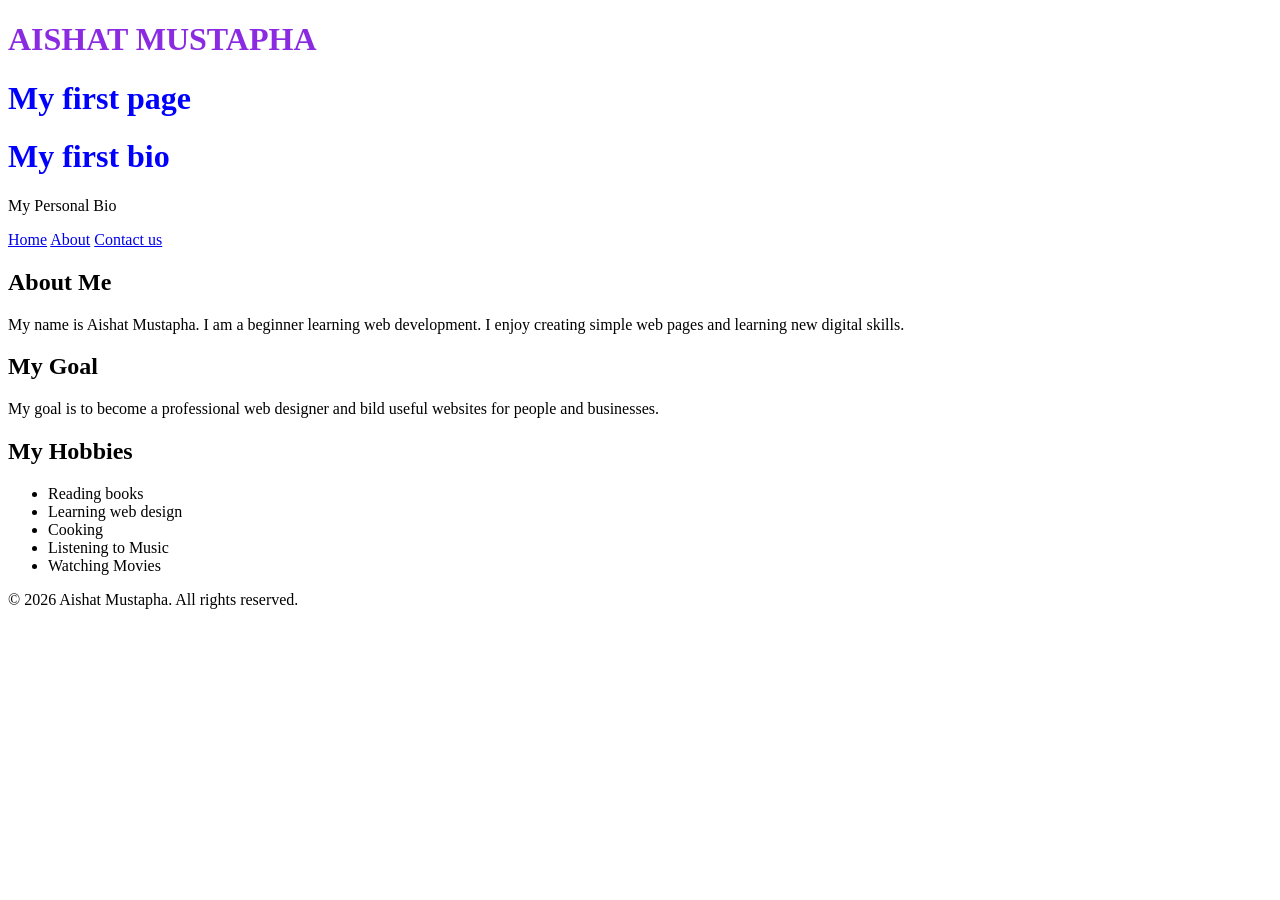
<file: assignments/index.html>
<!DOCTYPE html>
<html lang="en">
<head>
    <meta charset="UTF-8">
    <meta name="viewport" content="width=device-width, initial-scale=1.0">
    <title>My Bio Page</title>
    <link rel="stylesheet" href="style.css"
</head>
<body>
 <header> 
    <h1 class="mainHeader">Aishat Mustapha</h1>
    <h1> My first page</h1>
    <h1> My first bio</h1>

    <p>My Personal Bio</p>
 </header>
 <nav>
    <a href="#">Home</a>
    <a href="#">About</a>
    <a href="#">Contact us</a>
 </nav>   
    
 <main>
        <section>
            <h2>About Me</h2>
            <p>
                My name is Aishat Mustapha. I am a beginner learning web development.
                I enjoy creating simple web pages and learning new digital skills.
            </p>
        </section>
        
        <section>
            <h2>My Goal</h2>
            <p> 
                My goal is to become a professional web designer and bild useful
                websites for people and businesses.
            </p>
        </section>

        <section> 
            <h2>My Hobbies</h2>
            <ul>
                <li>Reading books</li>
                <li>Learning web design</li>
                <li>Cooking</li>
                <li>Listening to Music</li>
                <li>Watching Movies</li>
            </ul>
        </section>      
</main>

<footer>
    <p>&copy; 2026 Aishat Mustapha. All rights reserved.</p>
</footer>
</body>
</html>
</file>
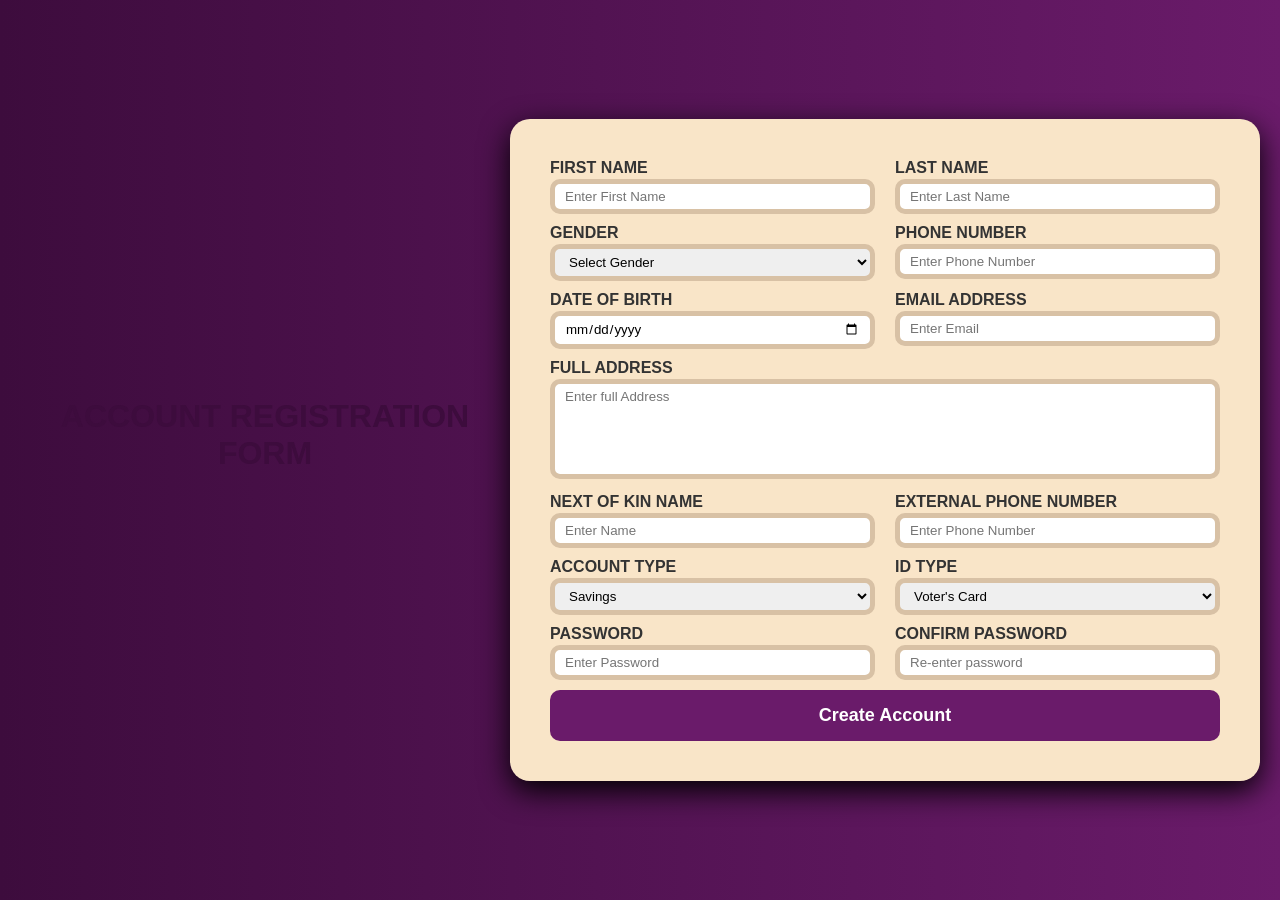
<file: Form_Class/index.html>
<!DOCTYPE html>
<html lang="en">
<head>
    <meta charset="UTF-8">
    <meta name="viewport" content="width=device-width, initial-scale=1.0">
    <title>REGISTRATION FORM</title>
    <!-- Link CSS File-->
     <link rel="stylesheet" href="style.css">
</head>
<body>
 <h1>ACCOUNT REGISTRATION FORM</h1>
    <div class="form-container">
    <form>
        
<div class="row">
<div class="form-group">
 <label> First Name</label>
  <input type="text" placeholder="Enter First Name">
</div>

<div class="form-group">
 <label> Last Name</label>
  <input type="text" placeholder="Enter Last Name">
 </div>
</div>

<div class="row">   
<div class="form-group">
 <label> Gender</label>
<select>
 <option>Select Gender</option>
 <option>Male</option>
 <option>Female</option>
 </select>
</div>

<div class="form-group">
 <label>Phone Number</label>
 <input type="tel" placeholder="Enter Phone Number">
 </div>
</div>

<div class="row">
 <div class="form-group">
 <label>Date of Birth</label>
  <input type="Date">
 </div>

 <div class="form-group">
    <label>Email Address</label>
    <input type="email" placeholder="Enter Email">
  </div>
</div>

<div class="form-group">
    <label>Full Address</label>
    <textarea placeholder="Enter full Address"></textarea>
</div>

<div class="row">
  <div class="form-group">
  <label>Next of Kin Name</label>
  <input type="text" placeholder="Enter Name">
  </div>
  
<div class="form-group">
 <label>External Phone Number</label>
 <input type="tel" placeholder="Enter Phone Number">
  </div>
</div>

<div class="row">
  <div class="form-group">
    <label>Account Type</label>
    <select>
     <option>Savings</option>
     <option>Current</option>
     <option>Business</option>
    </select>
  </div>

  <div class="form-group">
   <label>ID Type</label>
   <select>
    <option>Voter's Card</option>
    <option>National ID</option>
    <option>Driver's License</option>
    <option>International Passport</option>
   </select>
  </div>
</div>

<div class="row">
 <div class="form-group">
    <label>Password</label>
    <input type="password" placeholder="Enter Password">
 </div>
 <div class="form-group">
    <label>Confirm Password</label>
    <input type="password" placeholder="Re-enter password">
 </div>
</div>
 
 <button class="btn">Create Account</button>
</form>
 </div>
    
</body>
</html>
</file>
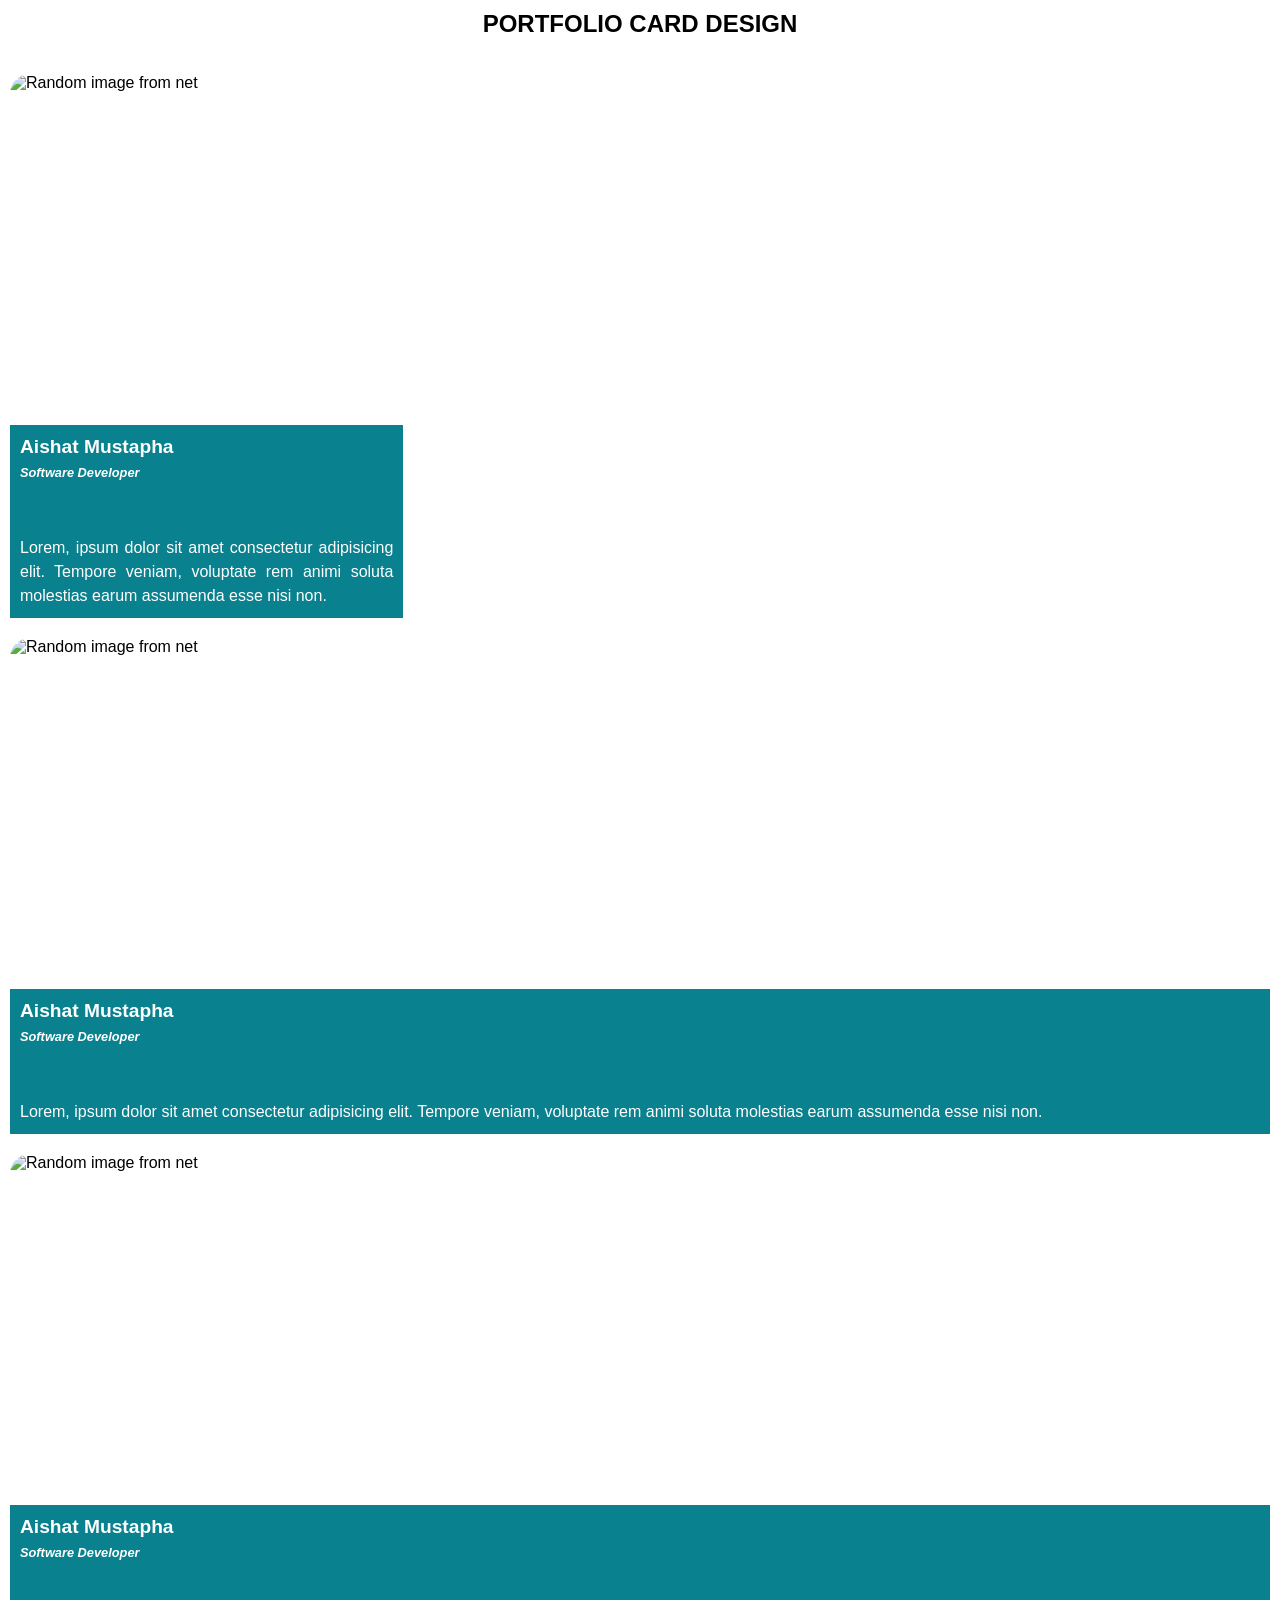
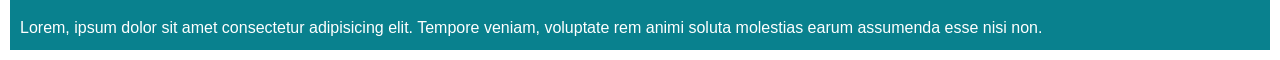
<file: Portfolio_Card/index.html>
<!DOCTYPE html>
<html lang="en">
<head>
    <meta charset="UTF-8">
    <meta name="viewport" content="width=device-width, initial-scale=1.0">
    <title>Portfolio Card Website</title>
    <link rel="stylesheet" href="styless.css">
</head>
<body>
    <div>
        <h1>Portfolio Card Design</h1>
    </div>

    <!-- a Portfolio card-->
     <div class="card-grid">

        <!-- first card -->
         <div class="card">
            <!-- 1. Image, 2. Name, 3. Bio, 4. Title -->
             <img class="card-image" srcset="https://images.unsplash.com/photo-1493612276216-ee3925520721?q=80&w=1064&auto=format&fit=crop&ixlib=rb-4.1.0&ixid=M3wxMjA3fDB8MHxwaG90by1wYWdlfHx8fGVufDB8fHx8fA%3D%3D" alt="Random image from net" />

             <div class="card-description">
                <h4 class="card-name">Aishat Mustapha</h4>
                <p class="card-title">Software Developer</p>
                <p class="card-bio">Lorem, ipsum dolor sit amet consectetur adipisicing elit. Tempore veniam, voluptate rem animi soluta molestias earum assumenda esse nisi non.</p>
             </div>

         </div>
     </div>

     <!-- second card -->
         <div class="card">
            <!-- 1. Image, 2. Name, 3. Bio, 4. Title -->
             <img class="card-image" srcset="https://images.unsplash.com/photo-1493612276216-ee3925520721?q=80&w=1064&auto=format&fit=crop&ixlib=rb-4.1.0&ixid=M3wxMjA3fDB8MHxwaG90by1wYWdlfHx8fGVufDB8fHx8fA%3D%3D" alt="Random image from net" />

             <div class="card-description">
                <h4 class="card-name">Aishat Mustapha</h4>
                <p class="card-title">Software Developer</p>
                <p class="card-bio">Lorem, ipsum dolor sit amet consectetur adipisicing elit. Tempore veniam, voluptate rem animi soluta molestias earum assumenda esse nisi non.</p>
             </div>

         </div>
     </div>

     <!-- third card -->
         <div class="card">
            <!-- 1. Image, 2. Name, 3. Bio, 4. Title -->
             <img class="card-image" srcset="https://images.unsplash.com/photo-1493612276216-ee3925520721?q=80&w=1064&auto=format&fit=crop&ixlib=rb-4.1.0&ixid=M3wxMjA3fDB8MHxwaG90by1wYWdlfHx8fGVufDB8fHx8fA%3D%3D" alt="Random image from net" />

             <div class="card-description">
                <h4 class="card-name">Aishat Mustapha</h4>
                <p class="card-title">Software Developer</p>
                <p class="card-bio">Lorem, ipsum dolor sit amet consectetur adipisicing elit. Tempore veniam, voluptate rem animi soluta molestias earum assumenda esse nisi non.</p>
             </div>

         </div>
     </div>
    
</body>
</html>
</file>
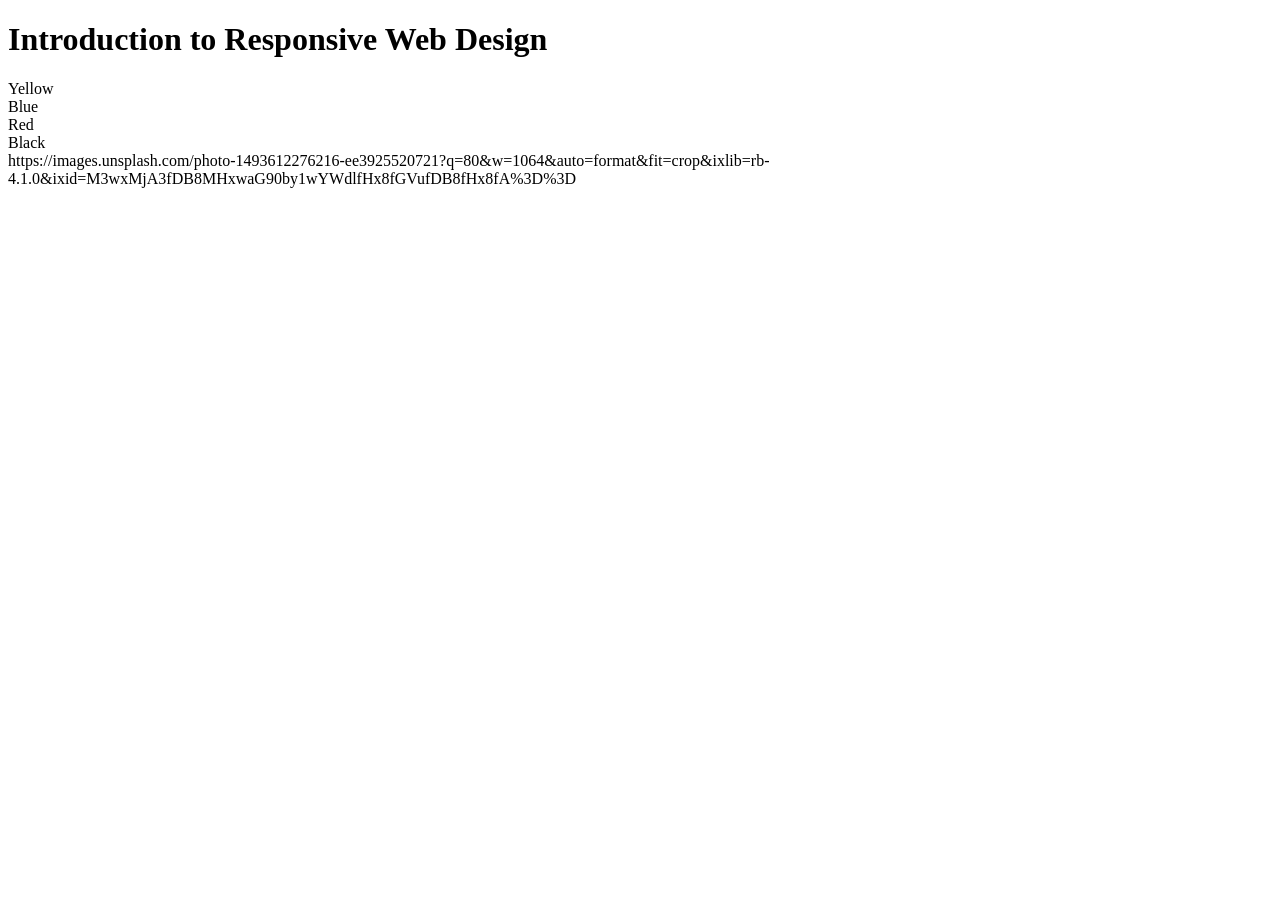
<file: Responsive_design/index.html>
<!DOCTYPE html>
<html lang="en">
<head>
    <meta charset="UTF-8">
    <meta name="viewport" content="width=device-width, initial-scale=1.0">
    <title>Introduction to Responsive Web Design</title>
</head>
<body>
    <h1> Introduction to Responsive Web Design</h1>
    <section class="desktop">
        <div class="Yellow">Yellow</div>
        <div class="Blue">Blue</div>
    </section>
    <section class="mobile">
        <div class="Red">Red</div>
        <div class="Black">Black</div>
    </section>
    https://images.unsplash.com/photo-1493612276216-ee3925520721?q=80&w=1064&auto=format&fit=crop&ixlib=rb-4.1.0&ixid=M3wxMjA3fDB8MHxwaG90by1wYWdlfHx8fGVufDB8fHx8fA%3D%3D
</body>
</html>
</file>
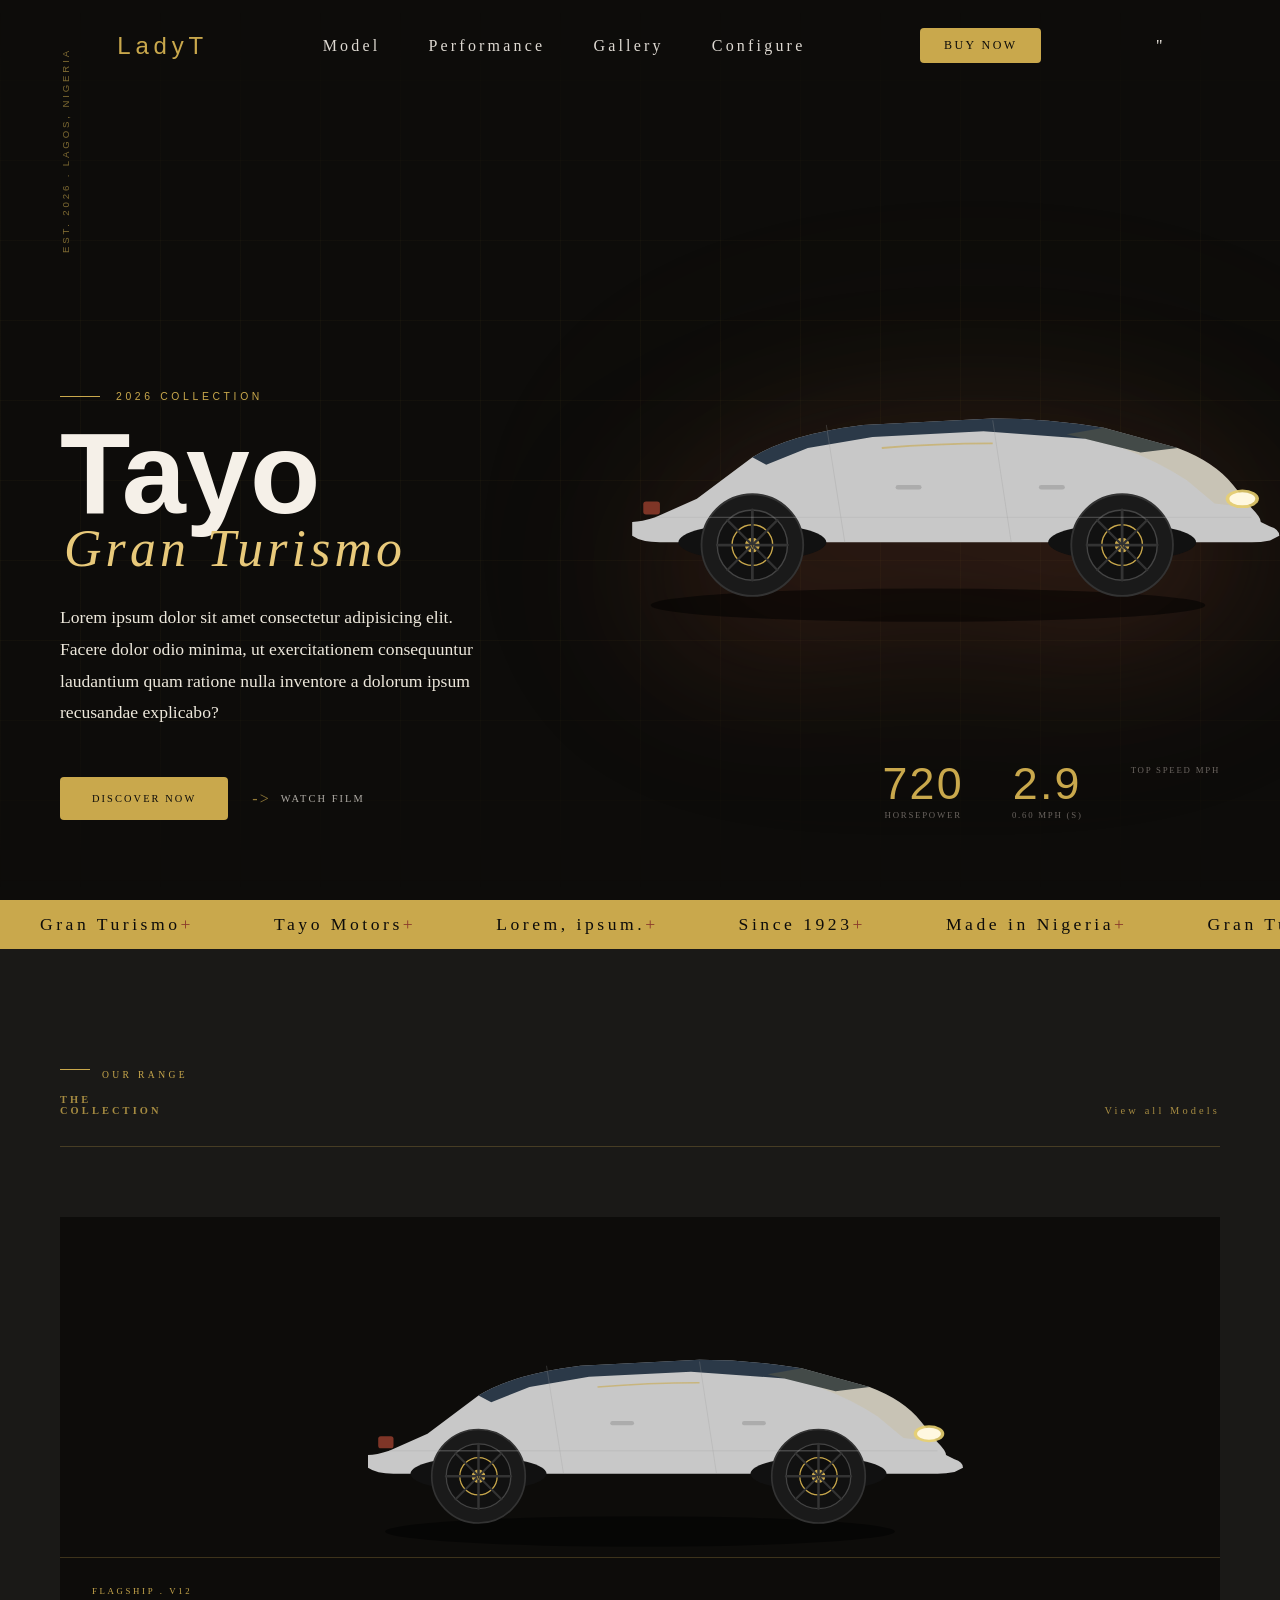
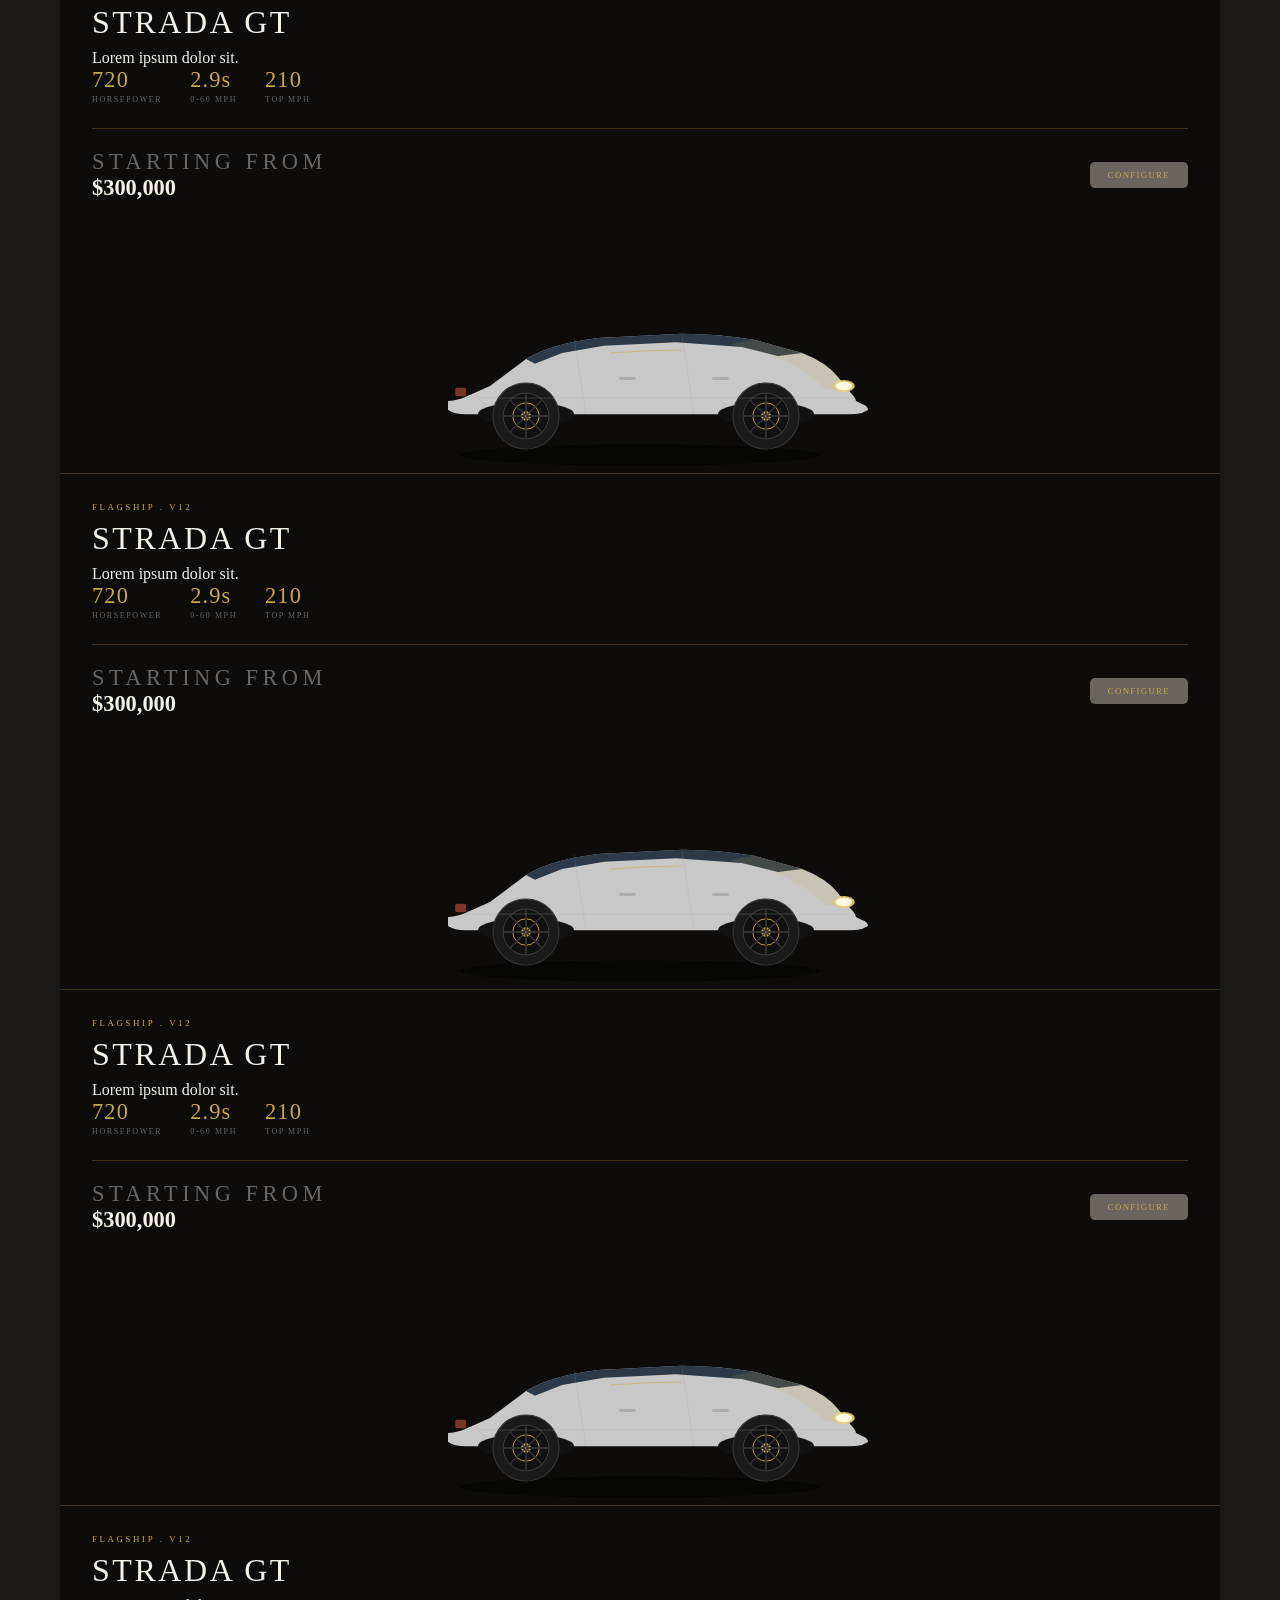
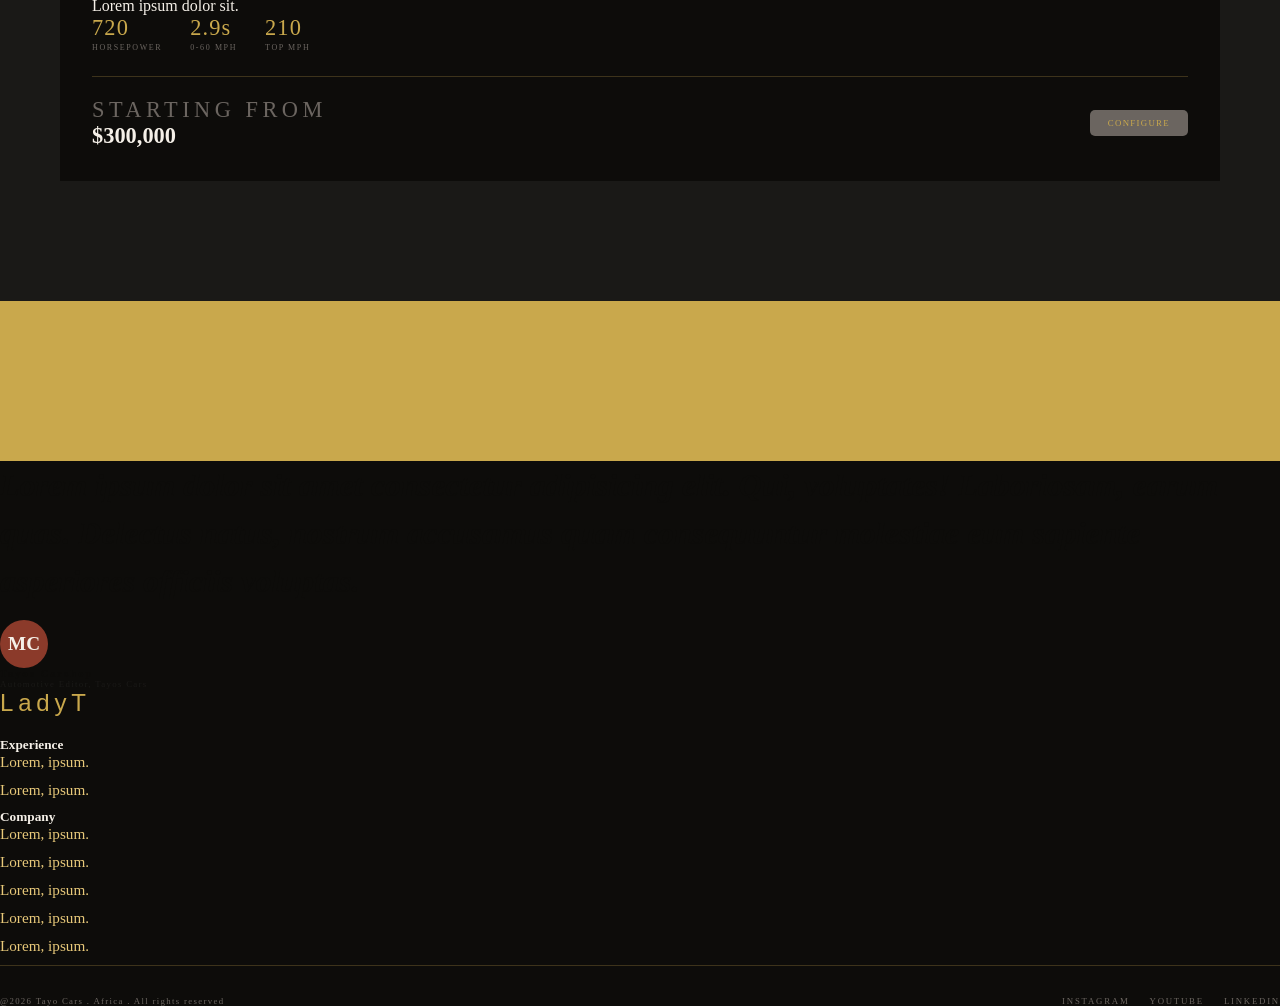
<file: The_Car_Website/index.html>
<!DOCTYPE html>
<html lang="en">
<head>
    <meta charset="UTF-8">
    <meta name="viewport" content="width=device-width, initial-scale=1.0">
    <title>Tayo Car Shop</title>
    <link rel="stylesheet" href="styles.css">
</head> 
<body>
  <!-- nav -->
  <nav>
    <!-- logo -->
    <a class="nav-logo" href="#">LadyT</a>
    
    <!--navigation links /nav links  -->
    <ul class="nav-links">
      <li>
        <a href="">Model</a>
      </li>
      <li>
        <a href="">Performance</a>
      </li>
      <li>
        <a href="">Gallery</a>
      </li>
      <li>
      <a href="">Configure</a>
      </li>
    </ul> 
    
    <a class="nav-cta" href="">Buy Now</a>                                                                                                                                                                                                                                                                                                                                                                                                                                                                                                                                                                                                                                                                                                                                                                                                                                                                                                                                                                                                                                                                                                                                                                                                                                                                                                                                                                                                                                                                                                                                                                                                                                                                                                                                                                                                                                                                                                                                                                                                                                                                                                                                                                                                                                                                                                                                                                                                                                                                                                                                                                                                                                                                                                                                                                                                                                                                                                                                                                                                                                                                                                                                                                                                                                                                                                                                                                                                                                                                                                                                                                                                                                                                                                                                                                                                                                                                                                                                                                                                                                                                                                                                                                                                                                                                                                                                                                                                                                                                                                                                                                                                                                                                                                                                                                                                                                                                                                                                                                                                                                                                                                                                                                                                                                                                                                                                                                                                                                                                                                                                                                                                                                                                                                                                                                                                                                                                                                                                                                                                                                                                                                                                                                                                                                                                                                                                                                                                                                                                                                                                                                                                                                                                                                                                                                                                                                                                                                                                                                                                                                                                                                                                                                                                                                                                                                                                                                                                                                                                                                                                                                                                                                                                                                                                                                                                                                                                                                                                                                                                 "
   </nav>
    <!-- Hero  -->
  <section class="hero">
    <div class="hero-bg"></div>
    <div class="hero-grid"></div>
    
    <span class="hero-tag">Est. 2026 . Lagos, Nigeria</span>

    <!-- our car -->
     <div class="hero-car">
      <svg viewBox="0 0 900 400" xmlns="http://www.w3.org/2000/svg" class="car-svg">
        <!-- Shadow -->
        <ellipse cx="450" cy="370" rx="300" ry="18" fill="rgba(0,0,0,0.5)" />
        <!-- Body -->
        <path
          d="M130 280 Q140 280 155 275 L200 255 L260 210 Q300 185 380 175 L520 168 Q580 168 640 178 L720 200 Q760 215 780 240 L800 265 Q810 275 810 280 L820 285 Q830 288 830 295 L820 300 Q810 302 800 302 L160 302 Q140 302 130 295 Z"
          fill="#c8c8c8" />
        <!-- Glass top -->
        <path
          d="M260 210 Q300 185 380 175 L520 168 Q580 168 640 178 L720 200 L680 205 L620 190 L510 182 L390 188 L320 200 L275 218 Z"
          fill="#1a2a3a" opacity="0.9" />
        <!-- Hood stripe gold -->
        <path d="M640 178 L720 200 Q760 215 780 240 L800 265 L760 260 L730 235 Q700 215 660 200 L600 185 Z"
          fill="#c9a84c" opacity="0.15" />
        <!-- Wheel arches -->
        <ellipse cx="260" cy="302" rx="80" ry="20" fill="#111" />
        <ellipse cx="660" cy="302" rx="80" ry="20" fill="#111" />
        <!-- Wheels back -->
        <circle cx="260" cy="305" r="55" fill="#1a1a1a" stroke="#333" stroke-width="2" />
        <circle cx="260" cy="305" r="38" fill="#111" stroke="#444" stroke-width="1.5" />
        <circle cx="260" cy="305" r="22" fill="#0d0d0d" stroke="#c9a84c" stroke-width="1.5" />
        <circle cx="260" cy="305" r="8" fill="#c9a84c" />
        <!-- Spokes back -->
        <line x1="260" y1="267" x2="260" y2="343" stroke="#333" stroke-width="3" stroke-linecap="round" />
        <line x1="222" y1="305" x2="298" y2="305" stroke="#333" stroke-width="3" stroke-linecap="round" />
        <line x1="233" y1="278" x2="287" y2="332" stroke="#333" stroke-width="2.5" stroke-linecap="round" />
        <line x1="287" y1="278" x2="233" y2="332" stroke="#333" stroke-width="2.5" stroke-linecap="round" />
        <!-- Wheels front -->
        <circle cx="660" cy="305" r="55" fill="#1a1a1a" stroke="#333" stroke-width="2" />
        <circle cx="660" cy="305" r="38" fill="#111" stroke="#444" stroke-width="1.5" />
        <circle cx="660" cy="305" r="22" fill="#0d0d0d" stroke="#c9a84c" stroke-width="1.5" />
        <circle cx="660" cy="305" r="8" fill="#c9a84c" />
        <!-- Spokes front -->
        <line x1="660" y1="267" x2="660" y2="343" stroke="#333" stroke-width="3" stroke-linecap="round" />
        <line x1="622" y1="305" x2="698" y2="305" stroke="#333" stroke-width="3" stroke-linecap="round" />
        <line x1="633" y1="278" x2="687" y2="332" stroke="#333" stroke-width="2.5" stroke-linecap="round" />
        <line x1="687" y1="278" x2="633" y2="332" stroke="#333" stroke-width="2.5" stroke-linecap="round" />
        <!-- Side detail -->
        <path d="M155 275 L800 275" stroke="#b0b0b0" stroke-width="1.5" opacity="0.3" />
        <path d="M400 200 Q460 195 520 195" stroke="#c9a84c" stroke-width="2" opacity="0.6" fill="none" />
        <!-- Headlight -->
        <ellipse cx="790" cy="255" rx="18" ry="10" fill="#e8d070" opacity="0.9" />
        <ellipse cx="790" cy="255" rx="14" ry="7" fill="#fff8e0" />
        <!-- Tail light -->
        <rect x="142" y="258" width="18" height="14" rx="3" fill="#8b3a2a" opacity="0.9" />
        <!-- Door lines -->
        <path d="M340 175 L360 302" stroke="#999" stroke-width="1" opacity="0.3" fill="none" />
        <path d="M520 170 L540 302" stroke="#999" stroke-width="1" opacity="0.3" fill="none" />
        <!-- Door handles -->
        <rect x="415" y="240" width="28" height="5" rx="2.5" fill="#999" opacity="0.6" />
        <rect x="570" y="240" width="28" height="5" rx="2.5" fill="#999" opacity="0.6" />
        <!-- Logo on wheel center -->
        <text x="260" y="309" text-anchor="middle" font-size="7" fill="#c9a84c" font-family="Georgia">V</text>
        <text x="660" y="309" text-anchor="middle" font-size="7" fill="#c9a84c" font-family="Georgia">V</text>
      </svg>
       </div>
    <!-- hero content -->
    <div class="hero-content">
      <div class="hero-eyebrow">2026 Collection</div>
      <h1 class="hero-title">Tayo<em>Gran Turismo</em></h1>
      <p class="hero-desc">Lorem ipsum dolor sit amet consectetur adipisicing elit. Facere dolor odio minima, ut exercitationem consequuntur laudantium quam ratione nulla inventore a dolorum ipsum recusandae explicabo?</p>
    <!-- actions -->
     <div class="hero-action">
      <a class="btn-primary" href="#"><span>Discover Now</span></a>
      <a class="btn-secondary" href="#">Watch Film</a>
     </div>
    </div>
    <!-- stats -->
    <div class="hero-stats">

      <div class="stat-item">
        <span class="stat-num">720</span>
        <span class="stat-label">Horsepower</span>
      </div>

      <div class="stat-item">
        <span class="stat-num">2.9</span>
        <span class="stat-label">0.60 mph (s)</span>
      </div>
      <div class="stat-item">
        <span class="stat-num"></span>
        <span class="stat-label">Top Speed mph</span>
      </div>
      
    </div>
  </section>

  <!-- marquee-->
   <div class="marquee-strip">
    <div class="marquee-inner">
      <span class="marquee-item">Gran Turismo<span class="marquee-dot">+</span></span>
      <span class="marquee-item">Tayo Motors<span class="marquee-dot">+</span></span>
      <span class="marquee-item">Lorem, ipsum.<span class="marquee-dot">+</span></span>
      <span class="marquee-item">Since 1923<span class="marquee-dot">+</span></span>
      <span class="marquee-item">Made in Nigeria<span class="marquee-dot">+</span></span>
      <span class="marquee-item">Gran Turismo<span class="marquee-dot">+</span></span>
      <span class="marquee-item">Tayo Motors<span class="marquee-dot">+</span></span>
      <span class="marquee-item">Lorem, ipsum.<span class="marquee-dot">+</span></span>
      <span class="marquee-item">Made in Nigeria<span class="marquee-dot">+</span></sp
      <span class="marquee-item">Gran Turismo<span class="marquee-dot">+</span></span>
      <span class="marquee-item">Tayo Motors<span class="marquee-dot">+</span></span>
      <span class="marquee-item">Lorem, ipsum.<span class="marquee-dot">+</span></span>
      <span class="marquee-item">Since 1923<span class="marquee-dot">+</span></span>
      </div>
   </div>
  <!-- cars {models} section -->
   <section class="models">
    <div class="section-header">
      <di>
        <div class="section-label">Our Range</div>
        <h2 class="section-link">THE <br> COLLECTION</h2>
      </di>
      <a href="#" class="section-link">View all Models</a>
    </div>
<div class="models-grid">

  <!-- first card-large-->
   <div class="model-card">
    <div class="model-visual">
      <div class="model-bg bg-1"></div>

      <!-- importing car SVG-->
       <svg viewBox="0 0 900 400" xmlns="http://www.w3.org/2000/svg" class="car-svg another-class">
        <!-- Shadow -->
        <ellipse cx="450" cy="370" rx="300" ry="18" fill="rgba(0,0,0,0.5)" />
        <!-- Body -->
        <path
          d="M130 280 Q140 280 155 275 L200 255 L260 210 Q300 185 380 175 L520 168 Q580 168 640 178 L720 200 Q760 215 780 240 L800 265 Q810 275 810 280 L820 285 Q830 288 830 295 L820 300 Q810 302 800 302 L160 302 Q140 302 130 295 Z"
          fill="#c8c8c8" />
        <!-- Glass top -->
        <path
          d="M260 210 Q300 185 380 175 L520 168 Q580 168 640 178 L720 200 L680 205 L620 190 L510 182 L390 188 L320 200 L275 218 Z"
          fill="#1a2a3a" opacity="0.9" />
        <!-- Hood stripe gold -->
        <path d="M640 178 L720 200 Q760 215 780 240 L800 265 L760 260 L730 235 Q700 215 660 200 L600 185 Z"
          fill="#c9a84c" opacity="0.15" />
        <!-- Wheel arches -->
        <ellipse cx="260" cy="302" rx="80" ry="20" fill="#111" />
        <ellipse cx="660" cy="302" rx="80" ry="20" fill="#111" />
        <!-- Wheels back -->
        <circle cx="260" cy="305" r="55" fill="#1a1a1a" stroke="#333" stroke-width="2" />
        <circle cx="260" cy="305" r="38" fill="#111" stroke="#444" stroke-width="1.5" />
        <circle cx="260" cy="305" r="22" fill="#0d0d0d" stroke="#c9a84c" stroke-width="1.5" />
        <circle cx="260" cy="305" r="8" fill="#c9a84c" />
        <!-- Spokes back -->
        <line x1="260" y1="267" x2="260" y2="343" stroke="#333" stroke-width="3" stroke-linecap="round" />
        <line x1="222" y1="305" x2="298" y2="305" stroke="#333" stroke-width="3" stroke-linecap="round" />
        <line x1="233" y1="278" x2="287" y2="332" stroke="#333" stroke-width="2.5" stroke-linecap="round" />
        <line x1="287" y1="278" x2="233" y2="332" stroke="#333" stroke-width="2.5" stroke-linecap="round" />
        <!-- Wheels front -->
        <circle cx="660" cy="305" r="55" fill="#1a1a1a" stroke="#333" stroke-width="2" />
        <circle cx="660" cy="305" r="38" fill="#111" stroke="#444" stroke-width="1.5" />
        <circle cx="660" cy="305" r="22" fill="#0d0d0d" stroke="#c9a84c" stroke-width="1.5" />
        <circle cx="660" cy="305" r="8" fill="#c9a84c" />
        <!-- Spokes front -->
        <line x1="660" y1="267" x2="660" y2="343" stroke="#333" stroke-width="3" stroke-linecap="round" />
        <line x1="622" y1="305" x2="698" y2="305" stroke="#333" stroke-width="3" stroke-linecap="round" />
        <line x1="633" y1="278" x2="687" y2="332" stroke="#333" stroke-width="2.5" stroke-linecap="round" />
        <line x1="687" y1="278" x2="633" y2="332" stroke="#333" stroke-width="2.5" stroke-linecap="round" />
        <!-- Side detail -->
        <path d="M155 275 L800 275" stroke="#b0b0b0" stroke-width="1.5" opacity="0.3" />
        <path d="M400 200 Q460 195 520 195" stroke="#c9a84c" stroke-width="2" opacity="0.6" fill="none" />
        <!-- Headlight -->
        <ellipse cx="790" cy="255" rx="18" ry="10" fill="#e8d070" opacity="0.9" />
        <ellipse cx="790" cy="255" rx="14" ry="7" fill="#fff8e0" />
        <!-- Tail light -->
        <rect x="142" y="258" width="18" height="14" rx="3" fill="#8b3a2a" opacity="0.9" />
        <!-- Door lines -->
        <path d="M340 175 L360 302" stroke="#999" stroke-width="1" opacity="0.3" fill="none" />
        <path d="M520 170 L540 302" stroke="#999" stroke-width="1" opacity="0.3" fill="none" />
        <!-- Door handles -->
        <rect x="415" y="240" width="28" height="5" rx="2.5" fill="#999" opacity="0.6" />
        <rect x="570" y="240" width="28" height="5" rx="2.5" fill="#999" opacity="0.6" />
        <!-- Logo on wheel center -->
        <text x="260" y="309" text-anchor="middle" font-size="7" fill="#c9a84c" font-family="Georgia">V</text>
        <text x="660" y="309" text-anchor="middle" font-size="7" fill="#c9a84c" font-family="Georgia">V</text>
      </svg>

    </div>

    <div class="model-info">
      <!-- badge, name, price, stat, amount -->
       <div class="model-badge">Flagship . V12</div>
       <div class="model-name">STRADA GT</div>
       <div class="model-tagline">Lorem ipsum dolor sit.</div>

       <div class="model-specs">

        <!-- we have three specs -->
         <div class="spec">
          <div class="spec-val">720</div>
          <div class="spec-key">Horsepower</div>
        </div>

        <div class="spec">
          <div class="spec-val">2.9s</div>
          <div class="spec-key">0-60 mph</div>
        </div>

        <div class="spec">
          <div class="spec-val">210</div>
          <div class="spec-key">Top mph</div>
        </div>

       </div>

       <div class="model-price">
        <div>
          <div class="price-label">starting from</div>
          <div class="price-val">$300,000</div>
        </div>
        <a href="#" class="price-btn">Configure</a>
       </div>
      </div>
   </div>
   
   
   <!-- third card -->
   <div class="model-card">
    <div class="model-visual">
      <div class="model-bg bg-3"></div>

      <!-- importing car SVG-->
       <svg viewBox="0 0 900 400" xmlns="http://www.w3.org/2000/svg" class="car-svg another-class">
        <!-- Shadow -->
        <ellipse cx="450" cy="370" rx="300" ry="18" fill="rgba(0,0,0,0.5)" />
        <!-- Body -->
        <path
          d="M130 280 Q140 280 155 275 L200 255 L260 210 Q300 185 380 175 L520 168 Q580 168 640 178 L720 200 Q760 215 780 240 L800 265 Q810 275 810 280 L820 285 Q830 288 830 295 L820 300 Q810 302 800 302 L160 302 Q140 302 130 295 Z"
          fill="#c8c8c8" />
        <!-- Glass top -->
        <path
          d="M260 210 Q300 185 380 175 L520 168 Q580 168 640 178 L720 200 L680 205 L620 190 L510 182 L390 188 L320 200 L275 218 Z"
          fill="#1a2a3a" opacity="0.9" />
        <!-- Hood stripe gold -->
        <path d="M640 178 L720 200 Q760 215 780 240 L800 265 L760 260 L730 235 Q700 215 660 200 L600 185 Z"
          fill="#c9a84c" opacity="0.15" />
        <!-- Wheel arches -->
        <ellipse cx="260" cy="302" rx="80" ry="20" fill="#111" />
        <ellipse cx="660" cy="302" rx="80" ry="20" fill="#111" />
        <!-- Wheels back -->
        <circle cx="260" cy="305" r="55" fill="#1a1a1a" stroke="#333" stroke-width="2" />
        <circle cx="260" cy="305" r="38" fill="#111" stroke="#444" stroke-width="1.5" />
        <circle cx="260" cy="305" r="22" fill="#0d0d0d" stroke="#c9a84c" stroke-width="1.5" />
        <circle cx="260" cy="305" r="8" fill="#c9a84c" />
        <!-- Spokes back -->
        <line x1="260" y1="267" x2="260" y2="343" stroke="#333" stroke-width="3" stroke-linecap="round" />
        <line x1="222" y1="305" x2="298" y2="305" stroke="#333" stroke-width="3" stroke-linecap="round" />
        <line x1="233" y1="278" x2="287" y2="332" stroke="#333" stroke-width="2.5" stroke-linecap="round" />
        <line x1="287" y1="278" x2="233" y2="332" stroke="#333" stroke-width="2.5" stroke-linecap="round" />
        <!-- Wheels front -->
        <circle cx="660" cy="305" r="55" fill="#1a1a1a" stroke="#333" stroke-width="2" />
        <circle cx="660" cy="305" r="38" fill="#111" stroke="#444" stroke-width="1.5" />
        <circle cx="660" cy="305" r="22" fill="#0d0d0d" stroke="#c9a84c" stroke-width="1.5" />
        <circle cx="660" cy="305" r="8" fill="#c9a84c" />
        <!-- Spokes front -->
        <line x1="660" y1="267" x2="660" y2="343" stroke="#333" stroke-width="3" stroke-linecap="round" />
        <line x1="622" y1="305" x2="698" y2="305" stroke="#333" stroke-width="3" stroke-linecap="round" />
        <line x1="633" y1="278" x2="687" y2="332" stroke="#333" stroke-width="2.5" stroke-linecap="round" />
        <line x1="687" y1="278" x2="633" y2="332" stroke="#333" stroke-width="2.5" stroke-linecap="round" />
        <!-- Side detail -->
        <path d="M155 275 L800 275" stroke="#b0b0b0" stroke-width="1.5" opacity="0.3" />
        <path d="M400 200 Q460 195 520 195" stroke="#c9a84c" stroke-width="2" opacity="0.6" fill="none" />
        <!-- Headlight -->
        <ellipse cx="790" cy="255" rx="18" ry="10" fill="#e8d070" opacity="0.9" />
        <ellipse cx="790" cy="255" rx="14" ry="7" fill="#fff8e0" />
        <!-- Tail light -->
        <rect x="142" y="258" width="18" height="14" rx="3" fill="#8b3a2a" opacity="0.9" />
        <!-- Door lines -->
        <path d="M340 175 L360 302" stroke="#999" stroke-width="1" opacity="0.3" fill="none" />
        <path d="M520 170 L540 302" stroke="#999" stroke-width="1" opacity="0.3" fill="none" />
        <!-- Door handles -->
        <rect x="415" y="240" width="28" height="5" rx="2.5" fill="#999" opacity="0.6" />
        <rect x="570" y="240" width="28" height="5" rx="2.5" fill="#999" opacity="0.6" />
        <!-- Logo on wheel center -->
        <text x="260" y="309" text-anchor="middle" font-size="7" fill="#c9a84c" font-family="Georgia">V</text>
        <text x="660" y="309" text-anchor="middle" font-size="7" fill="#c9a84c" font-family="Georgia">V</text>
      </svg>
    
      </div>

    <div class="model-info">
      <!-- badge, name, price, stat, amount -->
       <div class="model-badge">Flagship . V12</div>
       <div class="model-name">STRADA GT</div>
       <div class="model-tagline">Lorem ipsum dolor sit.</div>

       <div class="model-specs">

        <!-- we have three specs -->
         <div class="spec">
          <div class="spec-val">720</div>
          <div class="spec-key">Horsepower</div>
        </div>

        <div class="spec">
          <div class="spec-val">2.9s</div>
          <div class="spec-key">0-60 mph</div>
        </div>

        <div class="spec">
          <div class="spec-val">210</div>
          <div class="spec-key">Top mph</div>
        </div>

       </div>

       <div class="model-price">
        <div>
          <div class="price-label">starting from</div>
          <div class="price-val">$300,000</div>
        </div>
        <a href="#" class="price-btn">Configure</a>
       </div>
      </div>
   
    </div>

    <!-- fourth card-->
<div class="model-card">
    <div class="model-visual">
      <div class="model-bg bg-4"></div>

      <!-- importing car SVG-->
       <svg viewBox="0 0 900 400" xmlns="http://www.w3.org/2000/svg" class="car-svg another-class">
        <!-- Shadow -->
        <ellipse cx="450" cy="370" rx="300" ry="18" fill="rgba(0,0,0,0.5)" />
        <!-- Body -->
        <path
          d="M130 280 Q140 280 155 275 L200 255 L260 210 Q300 185 380 175 L520 168 Q580 168 640 178 L720 200 Q760 215 780 240 L800 265 Q810 275 810 280 L820 285 Q830 288 830 295 L820 300 Q810 302 800 302 L160 302 Q140 302 130 295 Z"
          fill="#c8c8c8" />
        <!-- Glass top -->
        <path
          d="M260 210 Q300 185 380 175 L520 168 Q580 168 640 178 L720 200 L680 205 L620 190 L510 182 L390 188 L320 200 L275 218 Z"
          fill="#1a2a3a" opacity="0.9" />
        <!-- Hood stripe gold -->
        <path d="M640 178 L720 200 Q760 215 780 240 L800 265 L760 260 L730 235 Q700 215 660 200 L600 185 Z"
          fill="#c9a84c" opacity="0.15" />
        <!-- Wheel arches -->
        <ellipse cx="260" cy="302" rx="80" ry="20" fill="#111" />
        <ellipse cx="660" cy="302" rx="80" ry="20" fill="#111" />
        <!-- Wheels back -->
        <circle cx="260" cy="305" r="55" fill="#1a1a1a" stroke="#333" stroke-width="2" />
        <circle cx="260" cy="305" r="38" fill="#111" stroke="#444" stroke-width="1.5" />
        <circle cx="260" cy="305" r="22" fill="#0d0d0d" stroke="#c9a84c" stroke-width="1.5" />
        <circle cx="260" cy="305" r="8" fill="#c9a84c" />
        <!-- Spokes back -->
        <line x1="260" y1="267" x2="260" y2="343" stroke="#333" stroke-width="3" stroke-linecap="round" />
        <line x1="222" y1="305" x2="298" y2="305" stroke="#333" stroke-width="3" stroke-linecap="round" />
        <line x1="233" y1="278" x2="287" y2="332" stroke="#333" stroke-width="2.5" stroke-linecap="round" />
        <line x1="287" y1="278" x2="233" y2="332" stroke="#333" stroke-width="2.5" stroke-linecap="round" />
        <!-- Wheels front -->
        <circle cx="660" cy="305" r="55" fill="#1a1a1a" stroke="#333" stroke-width="2" />
        <circle cx="660" cy="305" r="38" fill="#111" stroke="#444" stroke-width="1.5" />
        <circle cx="660" cy="305" r="22" fill="#0d0d0d" stroke="#c9a84c" stroke-width="1.5" />
        <circle cx="660" cy="305" r="8" fill="#c9a84c" />
        <!-- Spokes front -->
        <line x1="660" y1="267" x2="660" y2="343" stroke="#333" stroke-width="3" stroke-linecap="round" />
        <line x1="622" y1="305" x2="698" y2="305" stroke="#333" stroke-width="3" stroke-linecap="round" />
        <line x1="633" y1="278" x2="687" y2="332" stroke="#333" stroke-width="2.5" stroke-linecap="round" />
        <line x1="687" y1="278" x2="633" y2="332" stroke="#333" stroke-width="2.5" stroke-linecap="round" />
        <!-- Side detail -->
        <path d="M155 275 L800 275" stroke="#b0b0b0" stroke-width="1.5" opacity="0.3" />
        <path d="M400 200 Q460 195 520 195" stroke="#c9a84c" stroke-width="2" opacity="0.6" fill="none" />
        <!-- Headlight -->
        <ellipse cx="790" cy="255" rx="18" ry="10" fill="#e8d070" opacity="0.9" />
        <ellipse cx="790" cy="255" rx="14" ry="7" fill="#fff8e0" />
        <!-- Tail light -->
        <rect x="142" y="258" width="18" height="14" rx="3" fill="#8b3a2a" opacity="0.9" />
        <!-- Door lines -->
        <path d="M340 175 L360 302" stroke="#999" stroke-width="1" opacity="0.3" fill="none" />
        <path d="M520 170 L540 302" stroke="#999" stroke-width="1" opacity="0.3" fill="none" />
        <!-- Door handles -->
        <rect x="415" y="240" width="28" height="5" rx="2.5" fill="#999" opacity="0.6" />
        <rect x="570" y="240" width="28" height="5" rx="2.5" fill="#999" opacity="0.6" />
        <!-- Logo on wheel center -->
        <text x="260" y="309" text-anchor="middle" font-size="7" fill="#c9a84c" font-family="Georgia">V</text>
        <text x="660" y="309" text-anchor="middle" font-size="7" fill="#c9a84c" font-family="Georgia">V</text>
      </svg>
    
      </div>

    <div class="model-info">
      <!-- badge, name, price, stat, amount -->
       <div class="model-badge">Flagship . V12</div>
       <div class="model-name">STRADA GT</div>
       <div class="model-tagline">Lorem ipsum dolor sit.</div>

       <div class="model-specs">

        <!-- we have three specs -->
         <div class="spec">
          <div class="spec-val">720</div>
          <div class="spec-key">Horsepower</div>
        </div>

        <div class="spec">
          <div class="spec-val">2.9s</div>
          <div class="spec-key">0-60 mph</div>
        </div>

        <div class="spec">  
          <div class="spec-val">210</div>
          <div class="spec-key">Top mph</div>
        </div>

       </div>

       <div class="model-price">
        <div>
          <div class="price-label">starting from</div>
          <div class="price-val">$300,000</div>
        </div>
        <a href="#" class="price-btn">Configure</a>
       </div>
      </div>
  
    </div>
    
  <!-- fifth card-->
   <div class="model-card">
    <div class="model-visual">
      <div class="model-bg bg-5"></div>

      <!-- importing car SVG-->
       <svg viewBox="0 0 900 400" xmlns="http://www.w3.org/2000/svg" class="car-svg another-class">
        <!-- Shadow -->
        <ellipse cx="450" cy="370" rx="300" ry="18" fill="rgba(0,0,0,0.5)" />
        <!-- Body -->
        <path
          d="M130 280 Q140 280 155 275 L200 255 L260 210 Q300 185 380 175 L520 168 Q580 168 640 178 L720 200 Q760 215 780 240 L800 265 Q810 275 810 280 L820 285 Q830 288 830 295 L820 300 Q810 302 800 302 L160 302 Q140 302 130 295 Z"
          fill="#c8c8c8" />
        <!-- Glass top -->
        <path
          d="M260 210 Q300 185 380 175 L520 168 Q580 168 640 178 L720 200 L680 205 L620 190 L510 182 L390 188 L320 200 L275 218 Z"
          fill="#1a2a3a" opacity="0.9" />
        <!-- Hood stripe gold -->
        <path d="M640 178 L720 200 Q760 215 780 240 L800 265 L760 260 L730 235 Q700 215 660 200 L600 185 Z"
          fill="#c9a84c" opacity="0.15" />
        <!-- Wheel arches -->
        <ellipse cx="260" cy="302" rx="80" ry="20" fill="#111" />
        <ellipse cx="660" cy="302" rx="80" ry="20" fill="#111" />
        <!-- Wheels back -->
        <circle cx="260" cy="305" r="55" fill="#1a1a1a" stroke="#333" stroke-width="2" />
        <circle cx="260" cy="305" r="38" fill="#111" stroke="#444" stroke-width="1.5" />
        <circle cx="260" cy="305" r="22" fill="#0d0d0d" stroke="#c9a84c" stroke-width="1.5" />
        <circle cx="260" cy="305" r="8" fill="#c9a84c" />
        <!-- Spokes back -->
        <line x1="260" y1="267" x2="260" y2="343" stroke="#333" stroke-width="3" stroke-linecap="round" />
        <line x1="222" y1="305" x2="298" y2="305" stroke="#333" stroke-width="3" stroke-linecap="round" />
        <line x1="233" y1="278" x2="287" y2="332" stroke="#333" stroke-width="2.5" stroke-linecap="round" />
        <line x1="287" y1="278" x2="233" y2="332" stroke="#333" stroke-width="2.5" stroke-linecap="round" />
        <!-- Wheels front -->
        <circle cx="660" cy="305" r="55" fill="#1a1a1a" stroke="#333" stroke-width="2" />
        <circle cx="660" cy="305" r="38" fill="#111" stroke="#444" stroke-width="1.5" />
        <circle cx="660" cy="305" r="22" fill="#0d0d0d" stroke="#c9a84c" stroke-width="1.5" />
        <circle cx="660" cy="305" r="8" fill="#c9a84c" />
        <!-- Spokes front -->
        <line x1="660" y1="267" x2="660" y2="343" stroke="#333" stroke-width="3" stroke-linecap="round" />
        <line x1="622" y1="305" x2="698" y2="305" stroke="#333" stroke-width="3" stroke-linecap="round" />
        <line x1="633" y1="278" x2="687" y2="332" stroke="#333" stroke-width="2.5" stroke-linecap="round" />
        <line x1="687" y1="278" x2="633" y2="332" stroke="#333" stroke-width="2.5" stroke-linecap="round" />
        <!-- Side detail -->
        <path d="M155 275 L800 275" stroke="#b0b0b0" stroke-width="1.5" opacity="0.3" />
        <path d="M400 200 Q460 195 520 195" stroke="#c9a84c" stroke-width="2" opacity="0.6" fill="none" />
        <!-- Headlight -->
        <ellipse cx="790" cy="255" rx="18" ry="10" fill="#e8d070" opacity="0.9" />
        <ellipse cx="790" cy="255" rx="14" ry="7" fill="#fff8e0" />
        <!-- Tail light -->
        <rect x="142" y="258" width="18" height="14" rx="3" fill="#8b3a2a" opacity="0.9" />
        <!-- Door lines -->
        <path d="M340 175 L360 302" stroke="#999" stroke-width="1" opacity="0.3" fill="none" />
        <path d="M520 170 L540 302" stroke="#999" stroke-width="1" opacity="0.3" fill="none" />
        <!-- Door handles -->
        <rect x="415" y="240" width="28" height="5" rx="2.5" fill="#999" opacity="0.6" />
        <rect x="570" y="240" width="28" height="5" rx="2.5" fill="#999" opacity="0.6" />
        <!-- Logo on wheel center -->
        <text x="260" y="309" text-anchor="middle" font-size="7" fill="#c9a84c" font-family="Georgia">V</text>
        <text x="660" y="309" text-anchor="middle" font-size="7" fill="#c9a84c" font-family="Georgia">V</text>
      </svg>
    
      </div>

    <div class="model-info">
      <!-- badge, name, price, stat, amount -->
       <div class="model-badge">Flagship . V12</div>
       <div class="model-name">STRADA GT</div>
       <div class="model-tagline">Lorem ipsum dolor sit.</div>

       <div class="model-specs">

        <!-- we have three specs -->
         <div class="spec">
          <div class="spec-val">720</div>
          <div class="spec-key">Horsepower</div>
        </div>

        <div class="spec">
          <div class="spec-val">2.9s</div>
          <div class="spec-key">0-60 mph</div>
        </div>

        <div class="spec">  
          <div class="spec-val">210</div>
          <div class="spec-key">Top mph</div>
        </div>

       </div>

       <div class="model-price">
        <div>
          <div class="price-label">starting from</div>
          <div class="price-val">$300,000</div>
        </div>
        <a href="#" class="price-btn">Configure</a>
       </div>
      </div>
  
    </div>

  </div>

  </section>
  <!-- Testimonials section -->
   <div class="testimonial-section"

    <div class="quote-mark"></div>

   <div>
    <p class="testimonial-text">Lorem ipsum dolor sit amet consectetur adipisicing elit. Qui, voluptates! Laboriosam, earum quas. Delectus natus, nostrum accusamus quam consequuntur molestiae eum sapiente asperiores officiis voluptas.</p>

    <div class="testimonial-author">
      <!-- avatar (dp), name, title -->
       <div class="author-avatar">MC</div>
    </div>
    <div class="author-name"> Tayos Carshop</div>
    <div class="author-title">Automotive Editor, Tayos Cars</div>
   </div>
  </div>
</div>

</div>

<!-- footer -->
 <footer>
  <div class="footer-top">

    <!-- logo, footer links (model, experience, company),-->
     <div class="footer-brand">
      <a href="#" class="nav-logo">LadyT</a>
      <p class="footer-tagline"></p>
     </div>
  </div>
 </footer>
<!-- footer, model -->
 <div class="footer-col">
  <h5>Experience</h5>
  <ul>
    <li><a href="#">Lorem, ipsum.</a></li>
    <li><a href="#">Lorem, ipsum.</a></li>
  </ul>
 </div>

 <!-- footer, company -->
  <div class="footer-col">
    <h5>Company</h5>
    <ul>
      <li><a href="#">Lorem, ipsum.</a></li>
      <li><a href="#">Lorem, ipsum.</a></li>
      <li><a href="#">Lorem, ipsum.</a></li>
      <li><a href="#">Lorem, ipsum.</a></li>
      <li><a href="#">Lorem, ipsum.</a></li>
    </ul>

  </div>
</div>

<div class="footer-bottom">
  <span class="footer-copy">@2026 Tayo Cars . Africa . All rights reserved</span>

  <div class="footer-socials">
    <a class="social-link" href="#">Instagram</a>
    <a class="social-link" href="#">YouTube</a>
    <a class="social-link" href="#">LinkedIn</a>
  </div>
</div>
</footer>

</body>

</html>
</file>
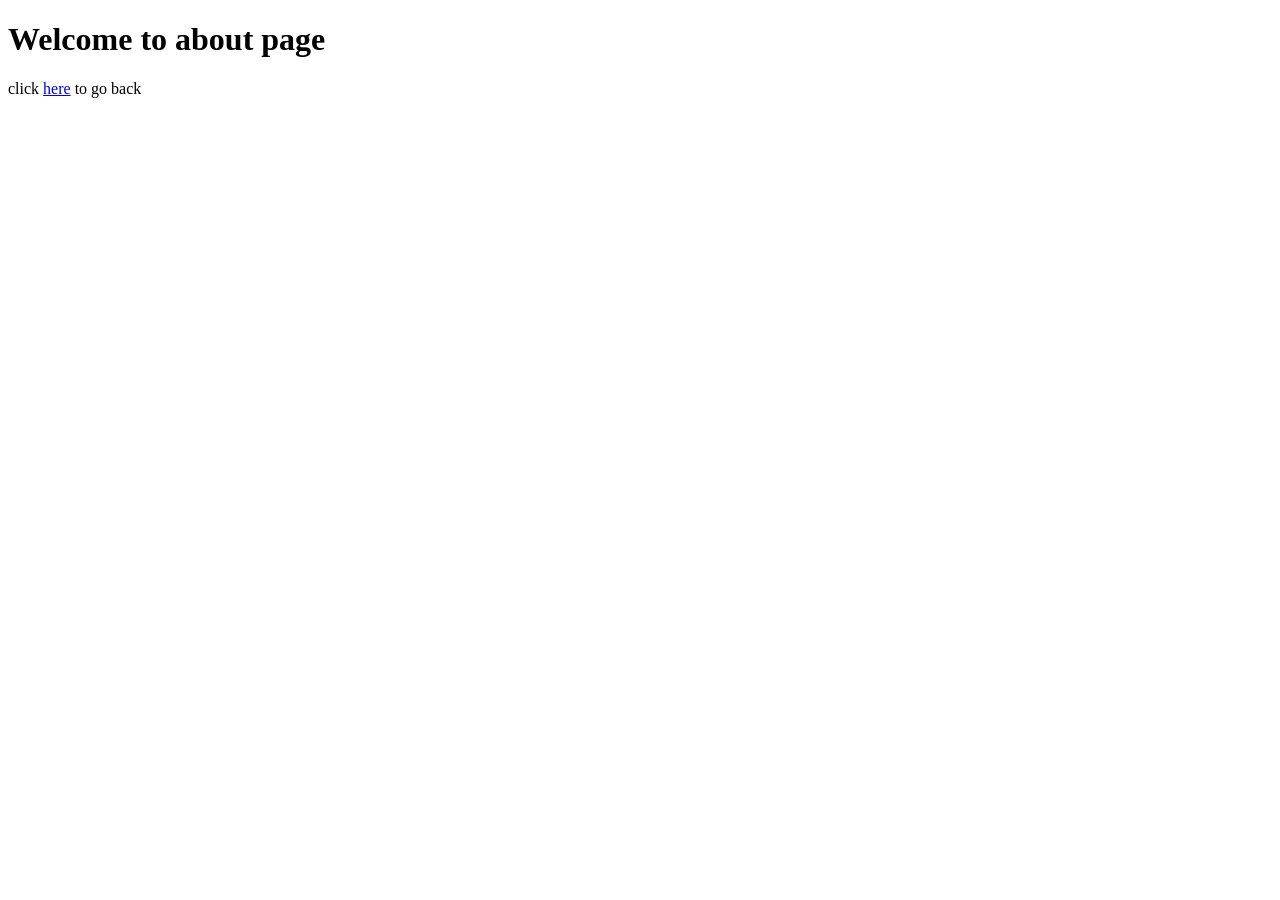
<file: about.html>
<!DOCTYPE html>
    <html lang="en">
    <head>
        <meta charset="UTF-8">
        <meta name="viewport" content="width=device-width, initial-scale=1.0">
        <title>Document</title>
    </head>
    <body>
        <h1>Welcome to about page</h1>
        <p>click <a href="about.html">here</a> to go back</p>
    </body>
        
    </html>
</file>
<file: assignments/style.css>
h1 {
    color: blue;
    
    }
.mainHeader{
    color: blueviolet;
    text-transform: uppercase;
}
</file>
<file: Form_Class/style.css>
*{
    margin: 0;
    padding: 0;
    box-sizing: border-box;
    font-family: Arial, Helvetica, sans-serif;
}

body{
    background: linear-gradient(to right, #3d0c3d, #6a1b6a);
    min-height: 100vh;
    display: flex;
    justify-content: center;
    align-items: center;
    padding: 20px;
}
.form-container{
    width: 100%;
    max-width: 750px;
    background: #f9e5c8;
    padding: 40px;
    border-radius: 20px;
    box-shadow: 0 10px 30px;
rgba(0,0,0,0.3);
}

h1{
    text-align: center;
    margin-bottom: 30px;
    color: #3d0c3d;
    font-size: 32px;
}

.row{
    display: grid;
    grid-template-columns: 1fr 1fr;
    gap: 20px;
}

.form-group{
    margin-bottom: 10px;
}

label{
    display: block;
    margin-bottom: 2px;
    font-weight: bold;
    text-transform: uppercase;
    color: #333;
}

input,
select,
textarea{
    width: 100%;
    padding: 5px 10px;
    border: 5px solid #d8c1a5;
    border-radius: 10px;
    margin-top: 0px;
}

input:focus,
select:focus,
textarea:focus{
    border-color: #6a1b6a;
    box-shadow: 0 0 8px rgba(106, 27, 106, 0.3)   
}

textarea{
    resize: none;
    height: 100px;
}

.btn{
    width: 100%;
    padding: 15px;
    background: #6a1b6a;
    color: white;
    border: none;
    border-radius: 10px;
    font-size: 18px;
    font-weight: bold;
    cursor: pointer;
    transition: 0.3s;
}

.btn:hover{
    background: #3d0c3d;
    transform: scale(1.02);
}

@media(max-width: 768px){
.row{
    grid-template-columns: 1fr;
}
.form-container{
    padding: 25px;
}

h1{
    font-size: 24px;
}
}
</file>
<file: Portfolio_Card/styless.css>
*, *::before, *::after {
    margin: 0;
    padding: 0;
    box-sizing: border-box;
    font-family: Verdana, Geneva, Tahoma, sans-serif;
}

h1 {
    margin-bottom: 1rem;
    font-size: x-large;
    text-transform: uppercase;
    text-align: center;
    padding: 10px 0;
}

.card-grid {
    display: grid;
    grid-column: 1;
}

.card {
    display: flex;
    width: 100%;
    flex-direction: column;
    border: 2px;
    padding: 10px;
}

.card-image {
    height: 350px;
    object-fit: cover; /* contain, fit */
    border-radius: 20px 20px 0px 0px;
}

.card-description {
    color: white;
    padding: 10px;
    background-color: #09818e;
    line-height: 1.5rem;
    /* border-top-color: white; */
    border-top: 1px solid white;
}

.card-name {
    font-size: 1.2rem;
    margin-bottom: .1em;
}

.card-title {
    font-style: italic;
    font-size: .8rem;
    font-weight: 600;
    margin-bottom: 4em;
}

.card-bio {
    text-align: justify;
}

@media (width > 600px) and (width < 1025px) {

    .card {
        flex-direction: row;
    }

    .card-image {
        height: 350px;
        object-fit: cover; /* contain, fit */
        border-radius: 20px 0px 0px 20px;
    }

    .card-description {
        border-left: 1.5px solid white;
    }
}

@media (width > 1024px) {

    .card {
        flex-direction: column;
    }
    .card-grid {
        grid-template-columns: repeat(3, 1fr);
        gap: 20px;
    }

    .card-image {
        height: 350px;
        object-fit: cover; 
        border-radius: 20px 20px 0px 0px;
    }

    .card-description {
        border-left: none;
        border-top: 1px solid white;
    }
}
</file>
<file: The_Car_Website/styles.css>
/* resetting the page */
*, *::before, *::after {
margin: 0;
padding: 0;
box-sizing: border-box;
}

/* delaring my colors */
:root {
    --cream: #f5f0e8;
    --ivory: #ede8dc;
    --dark: #0d0c0a;
    --carbon: #1a1917;
    --gold: #c9a84c;
    --gold-light: #e8c97a;
    --rust: #8b3a2a;
    --muted: #6b6560;
    --border: rgba(201, 168, 76, 0.25);
}

html {
    scroll-behavior: smooth;
}

body {
    background: var(--dark);
    color: var(--cream);
    font-family: Cambria, Cochin, Georgia, Times, 'Times New Roman', serif;
    overflow-x: hidden;
    /* cursor: none; */
}

/* nav styles starts here */

nav {
    position: fixed;
    z-index: 100;
    display: flex;
    align-items: center;
    justify-content: space-around;
    padding: 28px 60px;
    width: 100%;
    text-decoration: none;
    /* background-color: var(--muted); */
}    

.nav-links {
    display: flex;
    gap: 48px;
    list-style: none;
}

.nav-logo {
    color: var(--gold);
    font-family: 'Trebuchet MS', 'Lucida Sans Unicode', 'Lucida Grande', 'Lucida Sans', Arial, sans-serif;
    letter-spacing: 0.2em;
    font-size: 1.5em;
    text-decoration: none;
}

.nav-links a {
    text-decoration: none;
    color: var(--cream);
    font-size: 1rem;
    letter-spacing: 0.2em;
    opacity: 0.9;
    transition: opacity 0.2s ease-in-out;
    }    

.nav-links a:hover {
    opacity: 1;
    color: var(--gold);
}

.nav-cta {
    font-size: 0.75rem;
    letter-spacing: 0.2em;
    color: var(--dark);
    background: var(--gold);
    text-transform: uppercase;
    text-decoration: none;
    padding: 10px 24px;
    border-radius: 4px;
}

.nav-cta:hover {
    background: e8c97a;
}
/* navigation ends here */  
/* hero styles starts here */

.hero {
    min-height: 100vh;
    position: relative;
    display: flex;
    align-items: flex-end;
    overflow: hidden;
    padding: 0 60px 80px;
}
.hero-bg {
    position: absolute;
    inset: 0;
    background: radial-gradient(eclipse 80% 60% at 70% 50%, rgba(139, 58, 42, 0.12) 0%, transparent 60%), linear-gradient(135deg, #0d0c0a 0%, #1a1917 50%, #0d0c0a)
}
.hero-grid {
    position: absolute;
    inset: 0;
    background-image: linear-gradient(rgba(201,168,76,0.04) 1px, transparent 1px), linear-gradient(90deg, rgba(201,168,76,0.04) 1px, transparent 1px);
    background-size: 80px 80px;
    mask-image: linear-gradient(to bottom, transparent 0%, black 30%, black 70%, transparent 100%);
}

.hero-car {
    position:absolute;
    right: -5%;
    top: 50%;
    transform: translateY(-50%);
    width: 65%;
    animation: jump 6s ease-in-out infinite; 
}
@keyframes jump {
    0%, 100% {
        transform: translateY(-50%) translateX(0)
    }
    50% {
        transform: translateY(-52%) translateX(-8px);
    }
}

.hero-car svg {
    width: 100%;
    height: auto;
    filter: drop-shadow(0 40px 80px rgba(139,58,42,0.3)) drop-shadow(0 0 120px rgba(201,168,76,0.08));
} 

.hero-tag {
    position:absolute;
    top: 48px;
    left: 60px;
    font-family: Verdana, Geneva, Tahoma, sans-serif;
    font-size: 0.6rem;
    letter-spacing: 0.3em;
    color: var(--gold);
    text-transform: uppercase;
    writing-mode:vertical-rl;
    transform: rotate(180deg);
    opacity: 0.6;
}

.hero-content { 
    position: relative;
    z-index: 2;
    max-width: 580px;
}

.hero-eyebrow {
    font-family: 'Trebuchet MS', 'Lucida Sans Unicode', 'Lucida Grande', 'Lucida Sans', Arial, sans-serif;
    font-size: 0.65rem;
    letter-spacing: 0.35em;
    color: var(--gold);
    text-transform: uppercase;
    margin-bottom: 20px;
    display: flex;
    align-items: center;
    gap: 16px;
}

.hero-eyebrow::before {
    content: '';
    width: 40px;
    height: 1px;
    background: var(--gold);
}

.hero-title {
    font-family: 'Gill Sans', 'Gill Sans MT', Calibri, 'Trebuchet MS', sans-serif;
    font-size: clamp(5rem, 9vw, 10rem);
    line-height: 0.9;
    margin-bottom: 30px;
}

.hero-title em {
    display: block;
    font-family: Georgia, 'Times New Roman', Times, serif;
    font-style: italic;
    font-size: 0.45em;
    font-weight: 300;
    letter-spacing: 0.08em;
    color: var(--gold-light);
    padding-left: 4px;
}

.hero-desc {
    font-size: 1.1rem;
    line-height: 1.8;
    color: var(--ivory);
    max-width: 420px;
    margin-bottom: 48px;
}

.hero-action {
    display: flex;
    gap: 24px;
    align-items: center;
}

.btn-primary {
    font-size: 0.65rem;
    letter-spacing: 0.2em;
    text-transform: uppercase;
    color: var(--dark);
    background: var(--gold);
    padding: 16px 32px;
    text-decoration: none;
    border-radius: 4px;
    transition: all 0.3s;
    position: relative;
    overflow:hidden;
}

.btn-primary::after {
    content: '';
    position: absolute;
    inset: 0;
    background: var(--gold-light);
    transform: translateX(-100%);
    transition: transform 0.3s ease;
}
.btn-primary:hover::after {
    transform: translateX(0);
}

.btn-primary span {
    position: relative;
    z-index: 1;
}

.btn-secondary {
    font-size: 0.65rem;
    letter-spacing: 0.2em;
    text-transform: uppercase;
    color: var(--cream);
    text-decoration: none;
    display: flex;
    align-items: center;
    gap: 10px;
    opacity: 0.7;
    transition: opacity 0.2s;
}

.btn-secondary:hover {
    opacity: 1;
}

.btn-secondary::before {
    content: '->';
    font-size: 1rem;
    color: var(--gold);
}

.hero-stats {
    position: absolute;
    right: 60px;
    bottom: 80px;
    display: flex;
    gap: 48px;
    z-index: 2;
}

.stat-item {
    text-align: center;
}

.stat-num {
    font-family: 'Trebuchet MS', 'Lucida Sans Unicode', 'Lucida Grande', 'Lucida Sans', Arial, sans-serif;
    font-size: 2.8rem;
    letter-spacing: 0.05em;
    color: var(--gold);
    display: block;
    line-height: 1;
}

.stat-label {
    font-size: 0.55rem;
    letter-spacing: 0.2em;
    text-transform: uppercase;
    color: var(--muted);
    margin-top: 4px;
    display: block;
}
/* hero styles ends here */

/* marquee starts here */
.marquee-strip {
   background: var(--gold);
   padding: 14px 0;
   overflow: hidden;
   white-space: nowrap; 
}
.marquee-inner {
    display: inline-flex;
    animation: marquee 20s linear infinite;
}

.marquee-item {
    font-size: 1.1rem;
    letter-spacing: 0.2em;
    color: var(--dark);
    padding: 0 40px;
}

.marquee-dot {
    color: var(--rust);
}

@keyframes marquee {
    from { transform: translateX(0);}
    to { transform: translateX(-50%);}
}
/* marquee ends here */

/* car model starts here */

.models {
    background: var(--carbon);
    padding: 120px 60px;
}

.section-header {
    display: flex;
    justify-content: space-between;
    align-items: flex-end;
    margin-bottom: 70px;
    padding-bottom: 30px;
    border-bottom: 1px solid var(--border)
}

.section-label {
    font-size: 0.6rem;
    letter-spacing: 0.35em;
    color: var(--gold);
    text-transform: uppercase;
    margin-bottom: 14px;
    display: flex;
    align-items: flex;
    gap: 12px;
}

.section-label::before {
    content: '';
    width: 30px;
    height: 1px;
    background: var(--gold);
}

.section-title {
    font-family: 'Trebuchet MS', 'Lucida Sans Unicode', 'Lucida Grande', 'Lucida Sans', Arial, sans-serif;
    font-size: clamp(3rem, 5vw, 5.5rem);
    letter-spacing: 0.05em;
}

.section-link {
    font-size: 0.65rem;
    letter-spacing: 0.3em;
    color: var(--gold);
    text-decoration: none;
    display: flex;
    align-items: center;
    gap: 8px;
    opacity: 0.8;
    transition: opacity 0.2s;
}

.section-link:hover {
    opacity: 1;
}

.model-grid{
/* margin-top: 72px; */
border: none;
display: grid;
grid-template-columns: repeat(3, 1fr);
gap: 2px;
}

.model-card {
    position: relative;
    background: var(--dark);
    overflow: hidden;
}

.model-card:first-child {
    grid-row: span 2;
}

.model-visual {
    height: 240px;
    position: relative;
    overflow: hidden;
    display: flex;
    align-items: center;
    justify-content: center;
}

.model-card:first-child .model-visual {
    height: 340px;
}

.model-bg {
    position: absolute;
    inset: 0;
    transition: transform 0.6s ease;
}

.model-card:hover .model-bg {
    transform: scale(1.05);
}

.bg-1 {
    background: radial-gradient(eclipse at 40% 60%, rgba(139, 58, 42, 0.3) 0%, rgba(13, 12, 10, 1) 70%);
}

.bg-2 {
    background: radial-gradient(eclipse at 60% 40%, rgba(201, 168, 76, 0.3) 0%, rgba(13, 12, 10, 1) 70%);
}

.bg-3 {
    background: radial-gradient(eclipse at 50% 50%, rgba(139, 58, 42, 0.3) 0%, rgba(13, 12, 10, 1) 70%);
}

.bg-4 {
    background: radial-gradient(eclipse at 30% 60%, rgba(139, 58, 42, 0.3) 0%, rgba(13, 12, 10, 1) 70%);
}

.bg-5 {
    background: radial-gradient(eclipse at 70% 40%, rgba(139, 58, 42, 0.3) 0%, rgba(13, 12, 10, 1) 70%);
}

.another-class {
    width: 90%;
    position: relative;
    z-index: 1;
    width: 85%;
    height: 100%;
}

.model-info {
    padding: 28px 32px 32px;
    border-top: 1px solid var(--border);
}

.model-badge {
    font-size: 0.55rem;
    letter-spacing: 0.3em;
    color: var(--gold);
    text-transform: uppercase;
    margin-bottom: 8px;    
}

.model-name {
    font-size: 2rem;
    letter-spacing: 0.08em;
    margin-bottom: 8px;
}

.Model-tagline {
    font-size: 0.95rem;
    color: var(--gold-light);
    font-style: italic;
    margin-bottom: 20px;
}

.model-specs {
    display: flex;
    gap: 28px;
    margin-bottom: 24px;
}

.spec-val {
    font-size: 1.4rem;
    color: var(--gold);
    letter-spacing: 0.05em;
}

.spec-key {
    font-size: 0.5rem;
    letter-spacing: 0.2em;
    color: var(--muted);
    text-transform: uppercase;
    margin-top: 2px;
}
.model-price {
    display: flex;
    justify-content: space-between;
    align-items: center;
    padding-top: 20px;
    border-top: 1px solid var(--border);
    text-transform: uppercase;
}

.price-label {
    font-size: 1.4rem;
    letter-spacing: 0.2em;
    color: var(--muted);
}

.price-val {
    font-size: 1.4rem;
    font-weight: bolder;
    color: var(--cream);
}

.price-btn {
    font-size: 0.55rem;
    letter-spacing: 0.15em;
    color: var(--gold);
    background: var(--muted);
    padding: 8px 18px;
    text-decoration: none;
    border-radius: 5px;
}

.price-btn:hover {
    background: var(--gold-light);
    color: var(--dark);
}
 /* car model ends her */

 /* Testimonial section starts here */

 .testimonial-section {
    background: var(--gold);
    padding: 80px 120px;
    display: flex;
    align-items: center;
    gap: 80px;
 }

 .quote-mark{
    font-family: Georgia, 'Times New Roman', Times, serif;
    font-size: 10rem;
    color: var(--dark);
    opacity: 0.65;
    line-height: 0.5;
    flex-shrink: 0;
 }
                                                                                                                                                                                        
.testimonial-text{
    font-family: Georgia, 'Times New Roman', Times, serif;
    font-size: clamp(1.5rem, 2.5vw, 2.2rem);
    font-style: italic;
    font-weight: bold;
    color: var(--dark);
    line-height: 1.5;
    flex-shrink: 0;
}

.testimonial-author{
    display: flex;
    align-items: center;
    gap: 16px;
    margin-top: 15px;
}

.author-avatar{
    width: 48px;
    height: 48px;
    background: var(--rust);
    border-radius: 50%;
    display: flex;
    align-items: center;
    justify-content: center;
    font-size: 1.2rem;
    color: var(--cream);
    font-weight: bold;
}
.author-name{
    font-size: 0.65rem;
    letter-spacing: 0.2em;
    color: var(--dark);
    font-weight: bolder;
}

.author-title{
    font-size: 0.55rem;
    letter-spacing: 0.15em;
    color: var(--carbon);
}

/* Testimonial-section end here */

/* footer section starts here */

.footer{
    background: var(--dark);
    padding: 80px 60px 40px;
    border-top: 1px solid var(--border);
}

.footer-top{
    display: grid;
    grid-template-columns: 2fr 1fr 1fr 1fr;
    gap: 60px;
    margin-bottom: 20px;
}

.footer-tagline {
    font-size: 1rem;
    font-style: italic;
    color: var(--gold-light);
    line-height: 1.7;
    max-width: 260px;
}

.foot-col h5{
    font-size: 0.6rem;
    letter-spacing: 0.3em;
    color: var(--gold);
    text-transform: uppercase;
    margin-bottom: 20px;
}

.footer-col ul{
    list-style: none;
}

.footer-col ul li{
    margin-bottom: 10px;
}

.footer-col ul a{
    font-size: 0.95rem;
    color: var(--gold-light);
    text-decoration: none;
    transition: color 0.2s;
}

.footer-col ul a:hover{
    color: var(--gold);
}

.footer-bottom {
    display: flex;
    justify-content: space-between;
    align-items: center;
    padding-top: 30px;
    border-top: 1px solid var(--border);
}

.footer-copy {
    font-size: 0.55rem;
    letter-spacing: 0.15em;
    color: var(--muted);
}

.footer-socials {
    display: flex;
    gap: 20px;
}

.social-link {
    font-size: 0.55rem;
    letter-spacing: 0.2em;
    text-transform: uppercase;
    color: var(--muted);
    text-decoration: none;
    transition: color 0.2s;
}

.social-link:hover {
    color: var(--gold);
}

/* Footer section ends here */

/* animations starts here */
.fade-up {
    opacity: 0;
    transform: translateY(30px);
    transition: opacity 0.8s, transform 0.8s ease;
}
/* animations ends here */
</file>
